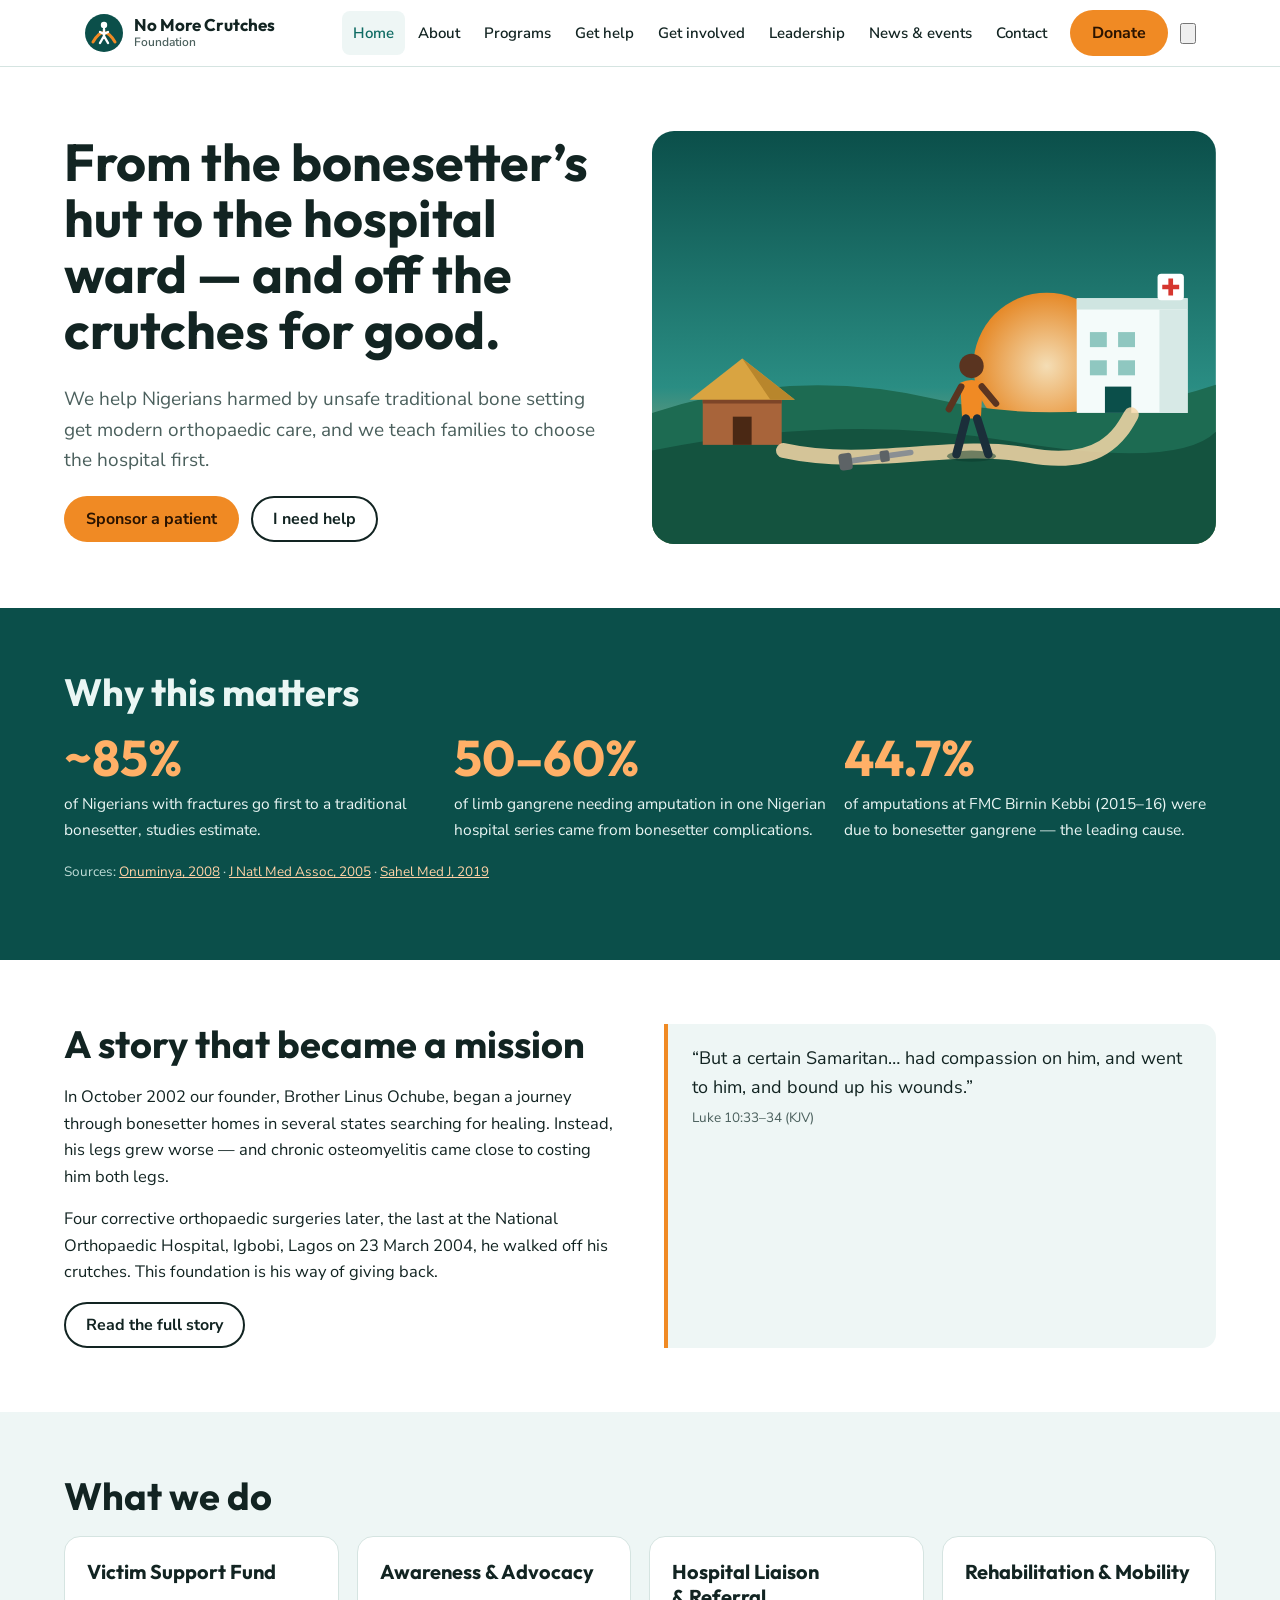
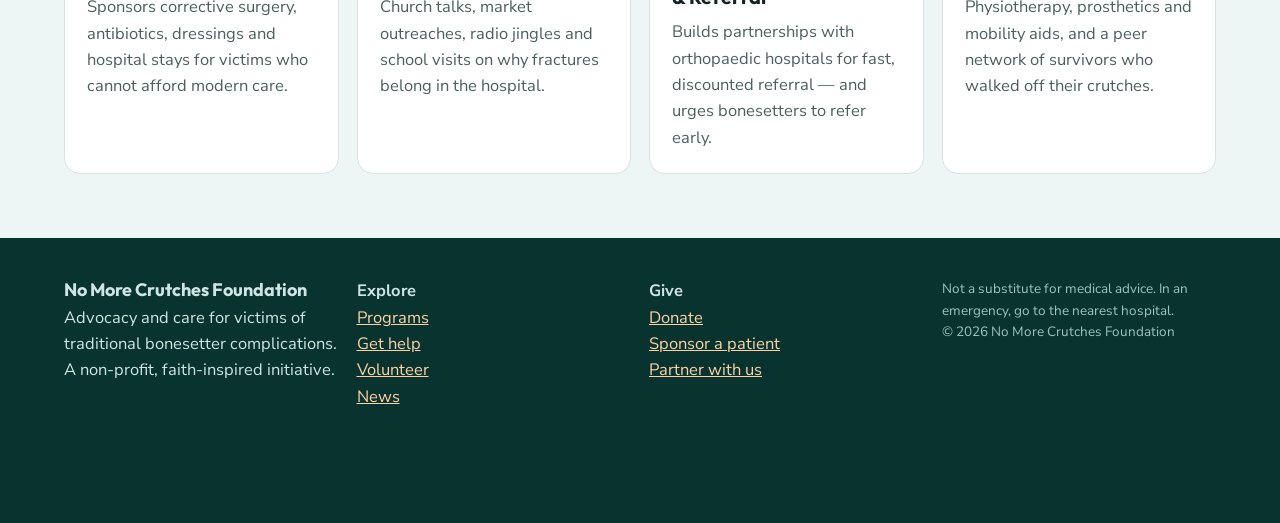
<file: index.html>
<!DOCTYPE html>
<html lang="en-NG">
<head>
<meta charset="utf-8">
<meta name="viewport" content="width=device-width, initial-scale=1">
<title>No More Crutches Foundation | NGO for bonesetter victims in Nigeria</title>
<meta name="description" content="Nigerian NGO helping victims of traditional bonesetter complications get modern orthopaedic care. Donate, sponsor a patient or volunteer.">
<link rel="canonical" href="https://www.nomorecrutches.org/">
<meta property="og:title" content="No More Crutches Foundation | NGO for bonesetter victims in Nigeria">
<meta property="og:description" content="Nigerian NGO helping victims of traditional bonesetter complications get modern orthopaedic care. Donate, sponsor a patient or volunteer.">
<meta property="og:type" content="website">
<meta property="og:site_name" content="No More Crutches Foundation">
<meta name="theme-color" content="#0b4f4a">
<meta name="color-scheme" content="light dark">
<script type="application/ld+json">{"@context":"https://schema.org","@type":"NGO","name":"No More Crutches Foundation","founder":{"@type":"Person","name":"Linus Ochube"},"areaServed":"Nigeria","description":"Advocacy and support for victims of traditional bonesetter complications; sponsorship of modern orthopaedic treatment.","slogan":"From the bonesetter's hut to the hospital ward"}</script>
<link rel="preconnect" href="https://fonts.googleapis.com"><link rel="preconnect" href="https://fonts.gstatic.com" crossorigin>
<link href="https://fonts.googleapis.com/css2?family=Outfit:wght@500;600;700&family=Nunito+Sans:wght@400;600;700&display=swap" rel="stylesheet">
<script>try{if(localStorage.getItem("nmcf-mode")==="dark")document.documentElement.dataset.mode="dark"}catch(e){}</script>
<link rel="stylesheet" href="css/style.css">
</head>
<body>
<a class="skip" href="#main">Skip to content</a>
<header><div class="bar">
 <a class="logo" href="index.html" aria-label="No More Crutches Foundation home">
  <svg width="40" height="40" viewBox="0 0 40 40" aria-hidden="true"><circle cx="20" cy="20" r="19" fill="#0b4f4a"/><path d="M9 29 Q20 10 31 29" fill="none" stroke="#f08a24" stroke-width="3" stroke-linecap="round"/><circle cx="20" cy="12" r="3.2" fill="#fff"/><path d="M20 16v7l-4 7M20 23l4 7M16 19l4 2 4-2" stroke="#fff" stroke-width="2.4" fill="none" stroke-linecap="round"/></svg>
  <span>No More Crutches<small>Foundation</small></span></a>
 <nav id="nav" aria-label="Main"><ul>
  <li><a href="index.html" aria-current="page">Home</a></li><li><a href="about.html">About</a></li><li><a href="programs.html">Programs</a></li><li><a href="get-help.html">Get help</a></li><li><a href="get-involved.html">Get involved</a></li><li><a href="leadership.html">Leadership</a></li><li><a href="news.html">News &amp; events</a></li><li><a href="contact.html">Contact</a></li>
 </ul></nav>
 <a class="btn" href="donate.html">Donate</a>
<button class="mode" id="mode" type="button" aria-label="Switch to dark mode" aria-pressed="false"><svg class="moon" viewBox="0 0 24 24" fill="none" stroke="currentColor" stroke-width="2" stroke-linecap="round"><path d="M21 12.8A9 9 0 1 1 11.2 3a7 7 0 0 0 9.8 9.8z"/></svg><svg class="sun" viewBox="0 0 24 24" fill="none" stroke="currentColor" stroke-width="2" stroke-linecap="round"><circle cx="12" cy="12" r="4"/><path d="M12 2v2M12 20v2M4.9 4.9l1.4 1.4M17.7 17.7l1.4 1.4M2 12h2M20 12h2M4.9 19.1l1.4-1.4M17.7 6.3l1.4-1.4"/></svg></button>
 <button class="menu" id="menu" aria-expanded="false" aria-controls="nav" aria-label="Open menu">☰</button>
</div></header>
<main id="main">
 <div class="band"><div class="wrap hero">
  <div>
   <h1>From the bonesetter’s hut to the hospital ward — and off the crutches for good.</h1>
   <p class="lead">We help Nigerians harmed by unsafe traditional bone setting get modern orthopaedic care, and we teach families to choose the hospital first.</p>
   <div class="ctas"><a class="btn" href="donate.html">Sponsor a patient</a><a class="btn ghost" href="get-help.html">I need help</a></div>
  </div>
  <svg class="scene" viewBox="0 0 600 440" role="img" aria-label="Illustration: a person walks away from a village hut toward a hospital at sunrise, leaving a crutch on the path">
   <defs><linearGradient id="sky" x1="0" y1="0" x2="0" y2="1"><stop offset="0" stop-color="#0b4f4a"/><stop offset=".62" stop-color="#2a8d83"/><stop offset="1" stop-color="#f6b46b"/></linearGradient>
   <radialGradient id="sunG"><stop offset="0" stop-color="#ffe2b8"/><stop offset="1" stop-color="#f08a24"/></radialGradient></defs>
   <rect width="600" height="440" fill="url(#sky)"/>
   <circle cx="420" cy="250" r="78" fill="url(#sunG)" opacity=".95"/>
   <path d="M0 300 Q150 250 300 285 T600 270 V440 H0Z" fill="#1d6b52"/>
   <path d="M0 340 Q200 300 380 330 T600 320 V440 H0Z" fill="#14533f"/>
   <!-- hut -->
   <g transform="translate(46 248)"><rect x="8" y="34" width="84" height="52" fill="#a8643a"/><rect x="8" y="34" width="84" height="8" fill="#7d4528"/><path d="M-6 38 L50 -6 L106 38Z" fill="#d9a441"/><path d="M50 -6 L106 38 H80Z" fill="#b8862c"/><rect x="40" y="56" width="20" height="30" fill="#4a2814"/></g>
   <!-- hospital -->
   <g transform="translate(452 178)"><rect width="118" height="122" fill="#f4fbfa"/><rect x="0" width="118" height="12" fill="#cfe5e1"/><rect x="88" y="12" width="30" height="110" fill="#d7e9e6"/>
    <g fill="#8fc7c0"><rect x="14" y="36" width="18" height="16"/><rect x="44" y="36" width="18" height="16"/><rect x="14" y="66" width="18" height="16"/><rect x="44" y="66" width="18" height="16"/></g>
    <rect x="30" y="94" width="28" height="28" fill="#0b4f4a"/><rect x="86" y="-26" width="28" height="28" rx="4" fill="#fff"/><path d="M100 -21v18M91 -12h18" stroke="#d6362f" stroke-width="5"/></g>
   <!-- path -->
   <path d="M140 340 C230 360 320 330 400 345 S500 320 510 302" fill="none" stroke="#f6d9a8" stroke-width="16" stroke-linecap="round" opacity=".85"/>
   <!-- dropped crutch -->
   <g transform="translate(205 352) rotate(-8)"><rect x="0" y="-3" width="74" height="6" rx="3" fill="#8a8f93"/><rect x="-6" y="-9" width="14" height="18" rx="4" fill="#5d6366"/><rect x="38" y="-6" width="10" height="12" rx="2" fill="#5d6366"/></g>
   <!-- walker -->
   <g id="walker" transform="translate(340 250)"><ellipse cx="0" cy="96" rx="26" ry="6" fill="#0a3a2c" opacity=".5"/>
    <circle cx="0" cy="0" r="13" fill="#5a3420"/><path d="M-12 18 Q0 12 12 18 L10 56 H-10Z" fill="#f08a24"/>
    <path d="M-6 56 L-16 94M6 56 L18 94" stroke="#1b2e3a" stroke-width="9" stroke-linecap="round"/>
    <path d="M-11 22 L-24 46M11 22 L26 40" stroke="#5a3420" stroke-width="7" stroke-linecap="round"/></g>
  </svg>
 </div></div>

 <div class="band deep"><div class="wrap">
  <h2>Why this matters</h2>
  <div class="grid">
   <div class="stat"><b>~85%</b><span>of Nigerians with fractures go first to a traditional bonesetter, studies estimate.</span></div>
   <div class="stat"><b>50–60%</b><span>of limb gangrene needing amputation in one Nigerian hospital series came from bonesetter complications.</span></div>
   <div class="stat"><b>44.7%</b><span>of amputations at FMC Birnin Kebbi (2015–16) were due to bonesetter gangrene — the leading cause.</span></div>
  </div>
  <p class="note" style="color:#bfdcd7;margin-top:18px">Sources: <a href="https://pmc.ncbi.nlm.nih.gov/articles/PMC2584317">Onuminya, 2008</a> · <a href="https://pmc.ncbi.nlm.nih.gov/articles/PMC2569504">J Natl Med Assoc, 2005</a> · <a href="https://doaj.org/article/17f1672175844d89b814b885b28eb557">Sahel Med J, 2019</a></p>
 </div></div>

 <div class="band"><div class="wrap two">
  <div><h2>A story that became a mission</h2>
   <p>In October 2002 our founder, Brother Linus Ochube, began a journey through bonesetter homes in several states searching for healing. Instead, his legs grew worse — and chronic osteomyelitis came close to costing him both legs.</p>
   <p>Four corrective orthopaedic surgeries later, the last at the National Orthopaedic Hospital, Igbobi, Lagos on 23 March 2004, he walked off his crutches. This foundation is his way of giving back.</p>
   <a class="btn ghost" href="about.html">Read the full story</a></div>
  <blockquote>“But a certain Samaritan… had compassion on him, and went to him, and bound up his wounds.”<br><span class="note">Luke 10:33–34 (KJV)</span></blockquote>
 </div></div>

 <div class="band alt"><div class="wrap">
  <h2>What we do</h2>
  <div class="grid" id="progMini"></div>
 </div></div>
</main>
<footer><div class="grid">
 <div><b style="font:700 18px Outfit">No More Crutches Foundation</b><p>Advocacy and care for victims of traditional bonesetter complications. A non-profit, faith-inspired initiative.</p></div>
 <div><b>Explore</b><p><a href="programs.html">Programs</a><br><a href="get-help.html">Get help</a><br><a href="get-involved.html">Volunteer</a><br><a href="news.html">News</a></p></div>
 <div><b>Give</b><p><a href="donate.html">Donate</a><br><a href="donate.html">Sponsor a patient</a><br><a href="get-involved.html">Partner with us</a></p></div>
 <div><p class="note" style="color:#9fc4be">Not a substitute for medical advice. In an emergency, go to the nearest hospital.<br>© 2026 No More Crutches Foundation</p></div>
</div></footer>
<div class="mbar"><a class="btn ghost" href="get-help.html" style="color:var(--teal2)">Get help</a><a class="btn" href="donate.html">Donate</a></div>
<script src="js/main.js" defer></script>
</body>
</html>
</file>
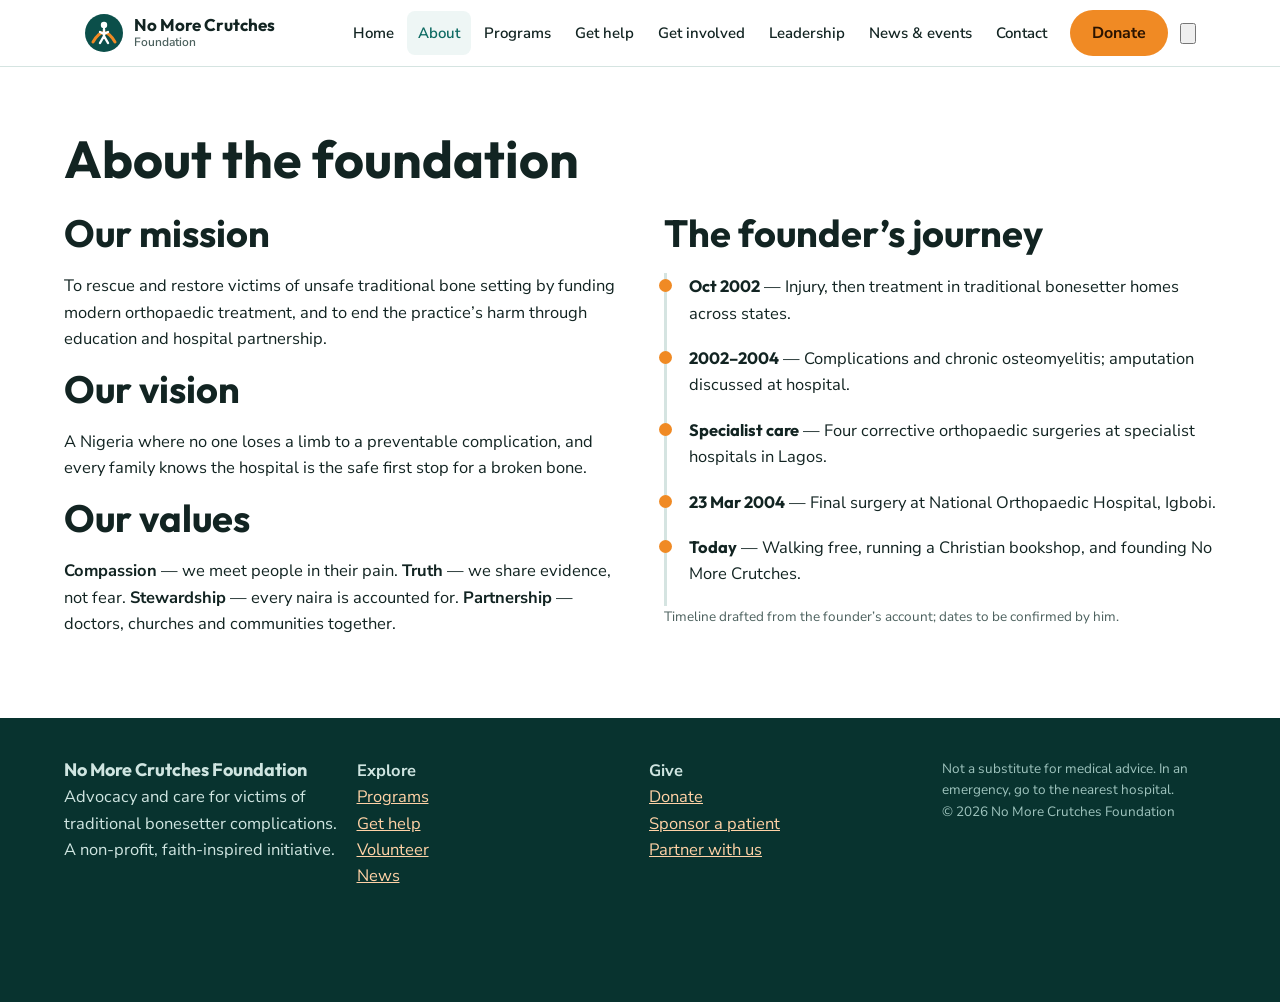
<file: about.html>
<!DOCTYPE html>
<html lang="en-NG">
<head>
<meta charset="utf-8">
<meta name="viewport" content="width=device-width, initial-scale=1">
<title>About Us | No More Crutches Foundation</title>
<meta name="description" content="Our mission, vision, values and the founder’s journey from bonesetter homes to the National Orthopaedic Hospital, Igbobi.">
<link rel="canonical" href="https://www.nomorecrutches.org/about.html">
<meta property="og:title" content="About Us | No More Crutches Foundation">
<meta property="og:description" content="Our mission, vision, values and the founder’s journey from bonesetter homes to the National Orthopaedic Hospital, Igbobi.">
<meta property="og:type" content="website">
<meta property="og:site_name" content="No More Crutches Foundation">
<meta name="theme-color" content="#0b4f4a">
<meta name="color-scheme" content="light dark">

<link rel="preconnect" href="https://fonts.googleapis.com"><link rel="preconnect" href="https://fonts.gstatic.com" crossorigin>
<link href="https://fonts.googleapis.com/css2?family=Outfit:wght@500;600;700&family=Nunito+Sans:wght@400;600;700&display=swap" rel="stylesheet">
<script>try{if(localStorage.getItem("nmcf-mode")==="dark")document.documentElement.dataset.mode="dark"}catch(e){}</script>
<link rel="stylesheet" href="css/style.css">
</head>
<body>
<a class="skip" href="#main">Skip to content</a>
<header><div class="bar">
 <a class="logo" href="index.html" aria-label="No More Crutches Foundation home">
  <svg width="40" height="40" viewBox="0 0 40 40" aria-hidden="true"><circle cx="20" cy="20" r="19" fill="#0b4f4a"/><path d="M9 29 Q20 10 31 29" fill="none" stroke="#f08a24" stroke-width="3" stroke-linecap="round"/><circle cx="20" cy="12" r="3.2" fill="#fff"/><path d="M20 16v7l-4 7M20 23l4 7M16 19l4 2 4-2" stroke="#fff" stroke-width="2.4" fill="none" stroke-linecap="round"/></svg>
  <span>No More Crutches<small>Foundation</small></span></a>
 <nav id="nav" aria-label="Main"><ul>
  <li><a href="index.html">Home</a></li><li><a href="about.html" aria-current="page">About</a></li><li><a href="programs.html">Programs</a></li><li><a href="get-help.html">Get help</a></li><li><a href="get-involved.html">Get involved</a></li><li><a href="leadership.html">Leadership</a></li><li><a href="news.html">News &amp; events</a></li><li><a href="contact.html">Contact</a></li>
 </ul></nav>
 <a class="btn" href="donate.html">Donate</a>
<button class="mode" id="mode" type="button" aria-label="Switch to dark mode" aria-pressed="false"><svg class="moon" viewBox="0 0 24 24" fill="none" stroke="currentColor" stroke-width="2" stroke-linecap="round"><path d="M21 12.8A9 9 0 1 1 11.2 3a7 7 0 0 0 9.8 9.8z"/></svg><svg class="sun" viewBox="0 0 24 24" fill="none" stroke="currentColor" stroke-width="2" stroke-linecap="round"><circle cx="12" cy="12" r="4"/><path d="M12 2v2M12 20v2M4.9 4.9l1.4 1.4M17.7 17.7l1.4 1.4M2 12h2M20 12h2M4.9 19.1l1.4-1.4M17.7 6.3l1.4-1.4"/></svg></button>
 <button class="menu" id="menu" aria-expanded="false" aria-controls="nav" aria-label="Open menu">☰</button>
</div></header>
<main id="main"><div class="band"><div class="wrap">
 <h1>About the foundation</h1>
 <div class="two">
  <div>
   <h2>Our mission</h2><p>To rescue and restore victims of unsafe traditional bone setting by funding modern orthopaedic treatment, and to end the practice’s harm through education and hospital partnership.</p>
   <h2>Our vision</h2><p>A Nigeria where no one loses a limb to a preventable complication, and every family knows the hospital is the safe first stop for a broken bone.</p>
   <h2>Our values</h2><p><b>Compassion</b> — we meet people in their pain. <b>Truth</b> — we share evidence, not fear. <b>Stewardship</b> — every naira is accounted for. <b>Partnership</b> — doctors, churches and communities together.</p>
  </div>
  <div>
   <h2>The founder’s journey</h2>
   <ol class="tl">
    <li><b>Oct 2002</b> — Injury, then treatment in traditional bonesetter homes across states.</li>
    <li><b>2002–2004</b> — Complications and chronic osteomyelitis; amputation discussed at hospital.</li>
    <li><b>Specialist care</b> — Four corrective orthopaedic surgeries at specialist hospitals in Lagos.</li>
    <li><b>23 Mar 2004</b> — Final surgery at National Orthopaedic Hospital, Igbobi.</li>
    <li><b>Today</b> — Walking free, running a Christian bookshop, and founding No More Crutches.</li>
   </ol>
   <p class="note">Timeline drafted from the founder’s account; dates to be confirmed by him.</p>
  </div>
 </div>
</div></div></main>
<footer><div class="grid">
 <div><b style="font:700 18px Outfit">No More Crutches Foundation</b><p>Advocacy and care for victims of traditional bonesetter complications. A non-profit, faith-inspired initiative.</p></div>
 <div><b>Explore</b><p><a href="programs.html">Programs</a><br><a href="get-help.html">Get help</a><br><a href="get-involved.html">Volunteer</a><br><a href="news.html">News</a></p></div>
 <div><b>Give</b><p><a href="donate.html">Donate</a><br><a href="donate.html">Sponsor a patient</a><br><a href="get-involved.html">Partner with us</a></p></div>
 <div><p class="note" style="color:#9fc4be">Not a substitute for medical advice. In an emergency, go to the nearest hospital.<br>© 2026 No More Crutches Foundation</p></div>
</div></footer>
<div class="mbar"><a class="btn ghost" href="get-help.html" style="color:var(--teal2)">Get help</a><a class="btn" href="donate.html">Donate</a></div>
<script src="js/main.js" defer></script>
</body>
</html>
</file>
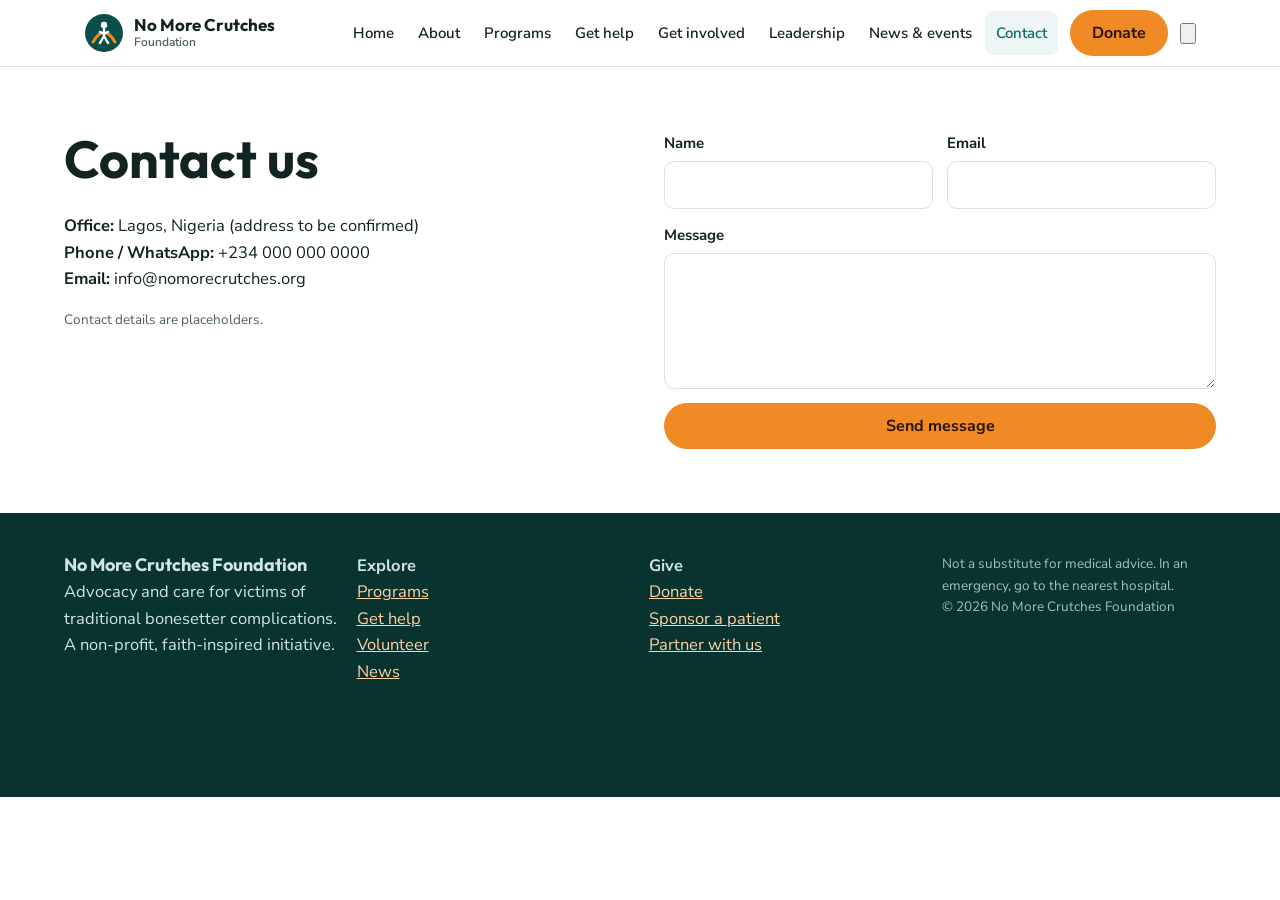
<file: contact.html>
<!DOCTYPE html>
<html lang="en-NG">
<head>
<meta charset="utf-8">
<meta name="viewport" content="width=device-width, initial-scale=1">
<title>Contact Us | No More Crutches Foundation</title>
<meta name="description" content="Contact No More Crutches Foundation in Lagos, Nigeria.">
<link rel="canonical" href="https://www.nomorecrutches.org/contact.html">
<meta property="og:title" content="Contact Us | No More Crutches Foundation">
<meta property="og:description" content="Contact No More Crutches Foundation in Lagos, Nigeria.">
<meta property="og:type" content="website">
<meta property="og:site_name" content="No More Crutches Foundation">
<meta name="theme-color" content="#0b4f4a">
<meta name="color-scheme" content="light dark">

<link rel="preconnect" href="https://fonts.googleapis.com"><link rel="preconnect" href="https://fonts.gstatic.com" crossorigin>
<link href="https://fonts.googleapis.com/css2?family=Outfit:wght@500;600;700&family=Nunito+Sans:wght@400;600;700&display=swap" rel="stylesheet">
<script>try{if(localStorage.getItem("nmcf-mode")==="dark")document.documentElement.dataset.mode="dark"}catch(e){}</script>
<link rel="stylesheet" href="css/style.css">
</head>
<body>
<a class="skip" href="#main">Skip to content</a>
<header><div class="bar">
 <a class="logo" href="index.html" aria-label="No More Crutches Foundation home">
  <svg width="40" height="40" viewBox="0 0 40 40" aria-hidden="true"><circle cx="20" cy="20" r="19" fill="#0b4f4a"/><path d="M9 29 Q20 10 31 29" fill="none" stroke="#f08a24" stroke-width="3" stroke-linecap="round"/><circle cx="20" cy="12" r="3.2" fill="#fff"/><path d="M20 16v7l-4 7M20 23l4 7M16 19l4 2 4-2" stroke="#fff" stroke-width="2.4" fill="none" stroke-linecap="round"/></svg>
  <span>No More Crutches<small>Foundation</small></span></a>
 <nav id="nav" aria-label="Main"><ul>
  <li><a href="index.html">Home</a></li><li><a href="about.html">About</a></li><li><a href="programs.html">Programs</a></li><li><a href="get-help.html">Get help</a></li><li><a href="get-involved.html">Get involved</a></li><li><a href="leadership.html">Leadership</a></li><li><a href="news.html">News &amp; events</a></li><li><a href="contact.html" aria-current="page">Contact</a></li>
 </ul></nav>
 <a class="btn" href="donate.html">Donate</a>
<button class="mode" id="mode" type="button" aria-label="Switch to dark mode" aria-pressed="false"><svg class="moon" viewBox="0 0 24 24" fill="none" stroke="currentColor" stroke-width="2" stroke-linecap="round"><path d="M21 12.8A9 9 0 1 1 11.2 3a7 7 0 0 0 9.8 9.8z"/></svg><svg class="sun" viewBox="0 0 24 24" fill="none" stroke="currentColor" stroke-width="2" stroke-linecap="round"><circle cx="12" cy="12" r="4"/><path d="M12 2v2M12 20v2M4.9 4.9l1.4 1.4M17.7 17.7l1.4 1.4M2 12h2M20 12h2M4.9 19.1l1.4-1.4M17.7 6.3l1.4-1.4"/></svg></button>
 <button class="menu" id="menu" aria-expanded="false" aria-controls="nav" aria-label="Open menu">☰</button>
</div></header>
<main id="main"><div class="band"><div class="wrap two">
 <div><h1>Contact us</h1>
  <p><b>Office:</b> Lagos, Nigeria (address to be confirmed)<br><b>Phone / WhatsApp:</b> +234 000 000 0000<br><b>Email:</b> info@nomorecrutches.org</p>
  <p class="note">Contact details are placeholders.</p></div>
 <form data-form="contact">
  <div class="row"><label>Name<input required autocomplete="name"></label><label>Email<input type="email" required autocomplete="email"></label></div>
  <label>Message<textarea rows="5" required></textarea></label>
  <button class="btn" type="submit">Send message</button><div class="ok" role="status">Message received. (Sample — nothing sent.)</div>
 </form>
</div></div></main>
<footer><div class="grid">
 <div><b style="font:700 18px Outfit">No More Crutches Foundation</b><p>Advocacy and care for victims of traditional bonesetter complications. A non-profit, faith-inspired initiative.</p></div>
 <div><b>Explore</b><p><a href="programs.html">Programs</a><br><a href="get-help.html">Get help</a><br><a href="get-involved.html">Volunteer</a><br><a href="news.html">News</a></p></div>
 <div><b>Give</b><p><a href="donate.html">Donate</a><br><a href="donate.html">Sponsor a patient</a><br><a href="get-involved.html">Partner with us</a></p></div>
 <div><p class="note" style="color:#9fc4be">Not a substitute for medical advice. In an emergency, go to the nearest hospital.<br>© 2026 No More Crutches Foundation</p></div>
</div></footer>
<div class="mbar"><a class="btn ghost" href="get-help.html" style="color:var(--teal2)">Get help</a><a class="btn" href="donate.html">Donate</a></div>
<script src="js/main.js" defer></script>
</body>
</html>
</file>
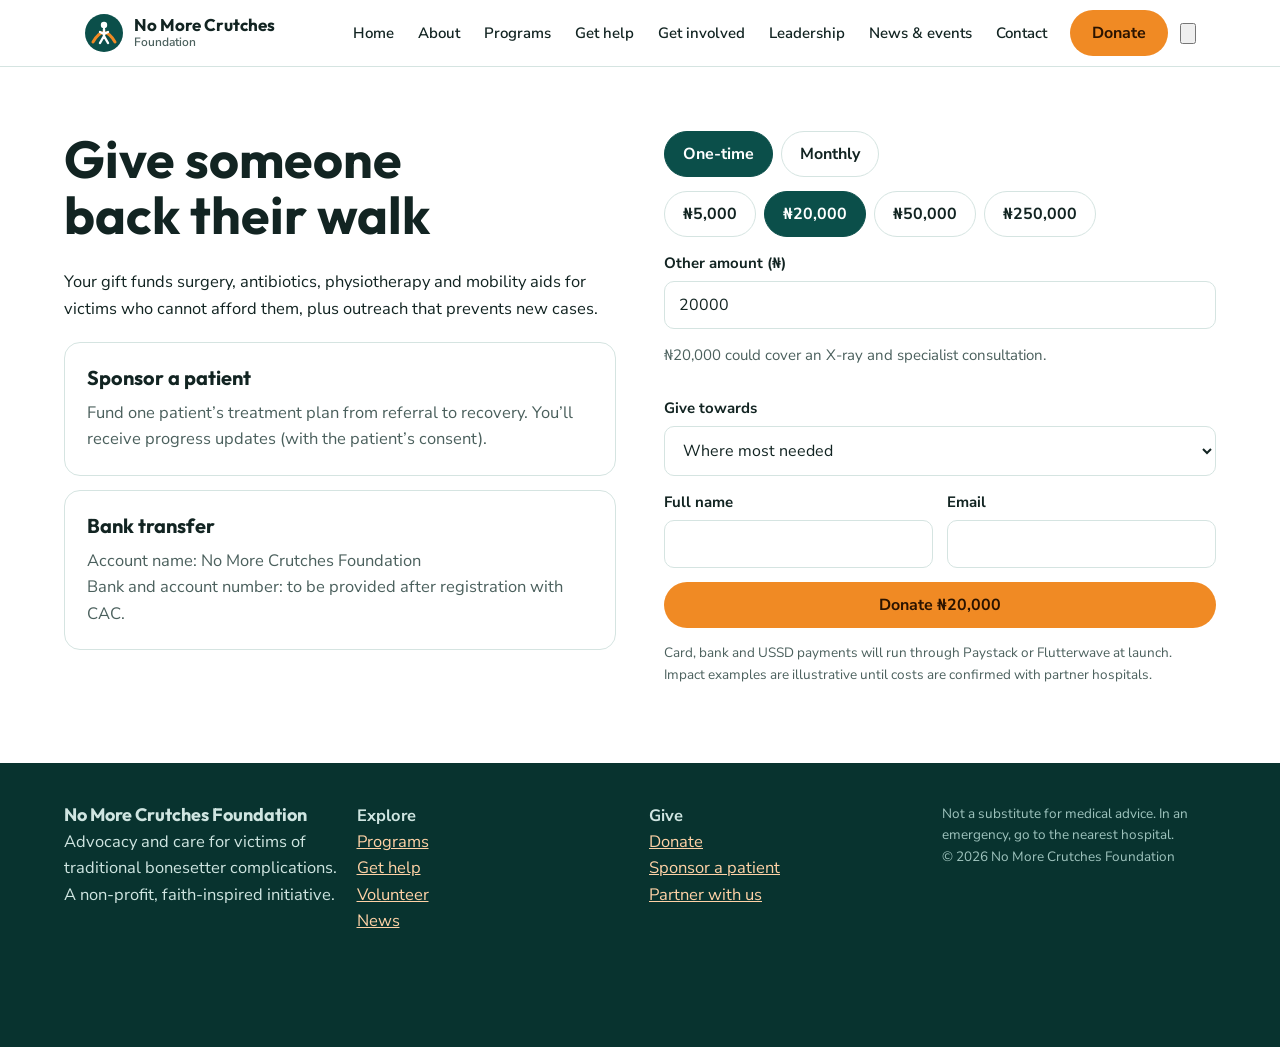
<file: donate.html>
<!DOCTYPE html>
<html lang="en-NG">
<head>
<meta charset="utf-8">
<meta name="viewport" content="width=device-width, initial-scale=1">
<title>Donate | No More Crutches Foundation</title>
<meta name="description" content="Donate in naira or sponsor a patient’s orthopaedic treatment. Help victims of bonesetter complications walk again.">
<link rel="canonical" href="https://www.nomorecrutches.org/donate.html">
<meta property="og:title" content="Donate | No More Crutches Foundation">
<meta property="og:description" content="Donate in naira or sponsor a patient’s orthopaedic treatment. Help victims of bonesetter complications walk again.">
<meta property="og:type" content="website">
<meta property="og:site_name" content="No More Crutches Foundation">
<meta name="theme-color" content="#0b4f4a">
<meta name="color-scheme" content="light dark">

<link rel="preconnect" href="https://fonts.googleapis.com"><link rel="preconnect" href="https://fonts.gstatic.com" crossorigin>
<link href="https://fonts.googleapis.com/css2?family=Outfit:wght@500;600;700&family=Nunito+Sans:wght@400;600;700&display=swap" rel="stylesheet">
<script>try{if(localStorage.getItem("nmcf-mode")==="dark")document.documentElement.dataset.mode="dark"}catch(e){}</script>
<link rel="stylesheet" href="css/style.css">
</head>
<body>
<a class="skip" href="#main">Skip to content</a>
<header><div class="bar">
 <a class="logo" href="index.html" aria-label="No More Crutches Foundation home">
  <svg width="40" height="40" viewBox="0 0 40 40" aria-hidden="true"><circle cx="20" cy="20" r="19" fill="#0b4f4a"/><path d="M9 29 Q20 10 31 29" fill="none" stroke="#f08a24" stroke-width="3" stroke-linecap="round"/><circle cx="20" cy="12" r="3.2" fill="#fff"/><path d="M20 16v7l-4 7M20 23l4 7M16 19l4 2 4-2" stroke="#fff" stroke-width="2.4" fill="none" stroke-linecap="round"/></svg>
  <span>No More Crutches<small>Foundation</small></span></a>
 <nav id="nav" aria-label="Main"><ul>
  <li><a href="index.html">Home</a></li><li><a href="about.html">About</a></li><li><a href="programs.html">Programs</a></li><li><a href="get-help.html">Get help</a></li><li><a href="get-involved.html">Get involved</a></li><li><a href="leadership.html">Leadership</a></li><li><a href="news.html">News &amp; events</a></li><li><a href="contact.html">Contact</a></li>
 </ul></nav>
 <a class="btn" href="donate.html">Donate</a>
<button class="mode" id="mode" type="button" aria-label="Switch to dark mode" aria-pressed="false"><svg class="moon" viewBox="0 0 24 24" fill="none" stroke="currentColor" stroke-width="2" stroke-linecap="round"><path d="M21 12.8A9 9 0 1 1 11.2 3a7 7 0 0 0 9.8 9.8z"/></svg><svg class="sun" viewBox="0 0 24 24" fill="none" stroke="currentColor" stroke-width="2" stroke-linecap="round"><circle cx="12" cy="12" r="4"/><path d="M12 2v2M12 20v2M4.9 4.9l1.4 1.4M17.7 17.7l1.4 1.4M2 12h2M20 12h2M4.9 19.1l1.4-1.4M17.7 6.3l1.4-1.4"/></svg></button>
 <button class="menu" id="menu" aria-expanded="false" aria-controls="nav" aria-label="Open menu">☰</button>
</div></header>
<main id="main"><div class="band"><div class="wrap two">
 <div><h1>Give someone back their walk</h1>
  <p>Your gift funds surgery, antibiotics, physiotherapy and mobility aids for victims who cannot afford them, plus outreach that prevents new cases.</p>
  <div class="card" style="margin-top:20px"><h3>Sponsor a patient</h3><p>Fund one patient’s treatment plan from referral to recovery. You’ll receive progress updates (with the patient’s consent).</p></div>
  <div class="card" style="margin-top:14px"><h3>Bank transfer</h3><p>Account name: No More Crutches Foundation<br>Bank and account number: to be provided after registration with CAC.</p></div>
 </div>
 <form data-form="donate" aria-label="Donation form">
  <div class="chips" role="group" aria-label="Frequency"><button type="button" data-f="once" aria-pressed="true">One-time</button><button type="button" data-f="monthly" aria-pressed="false">Monthly</button></div>
  <div class="chips" id="amts" role="group" aria-label="Amount"></div>
  <label>Other amount (₦)<input id="amt" type="number" min="500" step="500" inputmode="numeric"></label>
  <p class="impact" id="impact"></p>
  <label>Give towards<select><option>Where most needed</option><option>Victim Support Fund</option><option>Sponsor a patient</option><option>Awareness outreach</option><option>Rehabilitation &amp; mobility aids</option></select></label>
  <div class="row"><label>Full name<input required autocomplete="name"></label><label>Email<input type="email" required autocomplete="email"></label></div>
  <button class="btn" type="submit" id="giveBtn">Donate</button>
  <p class="note">Card, bank and USSD payments will run through Paystack or Flutterwave at launch. Impact examples are illustrative until costs are confirmed with partner hospitals.</p>
  <div class="ok" role="status">Sample site — no payment was taken. At launch, this opens secure checkout.</div>
 </form>
</div></div></main>
<footer><div class="grid">
 <div><b style="font:700 18px Outfit">No More Crutches Foundation</b><p>Advocacy and care for victims of traditional bonesetter complications. A non-profit, faith-inspired initiative.</p></div>
 <div><b>Explore</b><p><a href="programs.html">Programs</a><br><a href="get-help.html">Get help</a><br><a href="get-involved.html">Volunteer</a><br><a href="news.html">News</a></p></div>
 <div><b>Give</b><p><a href="donate.html">Donate</a><br><a href="donate.html">Sponsor a patient</a><br><a href="get-involved.html">Partner with us</a></p></div>
 <div><p class="note" style="color:#9fc4be">Not a substitute for medical advice. In an emergency, go to the nearest hospital.<br>© 2026 No More Crutches Foundation</p></div>
</div></footer>
<div class="mbar"><a class="btn ghost" href="get-help.html" style="color:var(--teal2)">Get help</a><a class="btn" href="donate.html">Donate</a></div>
<script src="js/main.js" defer></script>
</body>
</html>
</file>
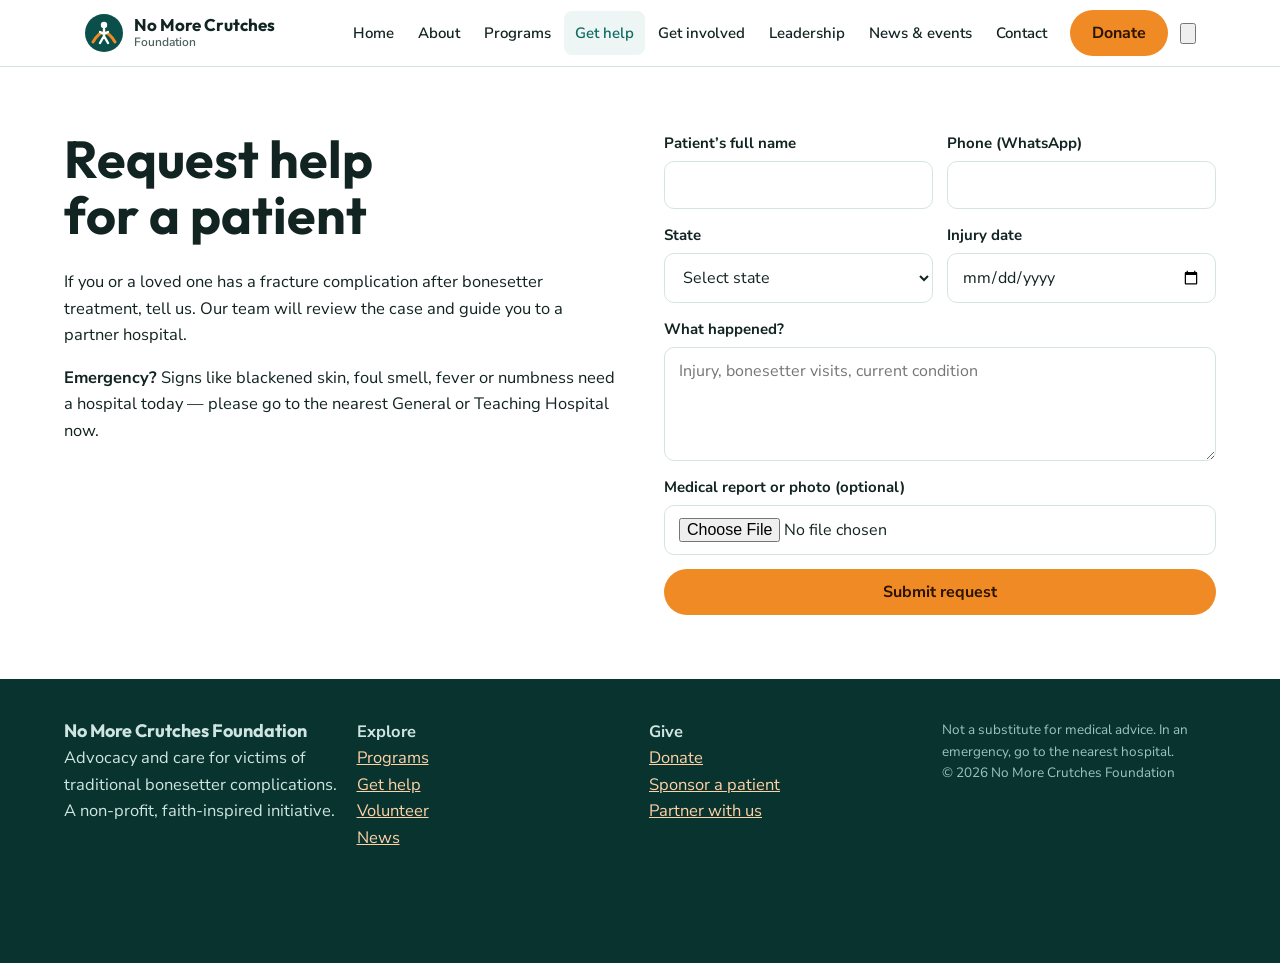
<file: get-help.html>
<!DOCTYPE html>
<html lang="en-NG">
<head>
<meta charset="utf-8">
<meta name="viewport" content="width=device-width, initial-scale=1">
<title>Get Help for a Patient | No More Crutches Foundation</title>
<meta name="description" content="Request support for a fracture complication after traditional bonesetter treatment. We guide patients to partner hospitals.">
<link rel="canonical" href="https://www.nomorecrutches.org/get-help.html">
<meta property="og:title" content="Get Help for a Patient | No More Crutches Foundation">
<meta property="og:description" content="Request support for a fracture complication after traditional bonesetter treatment. We guide patients to partner hospitals.">
<meta property="og:type" content="website">
<meta property="og:site_name" content="No More Crutches Foundation">
<meta name="theme-color" content="#0b4f4a">
<meta name="color-scheme" content="light dark">

<link rel="preconnect" href="https://fonts.googleapis.com"><link rel="preconnect" href="https://fonts.gstatic.com" crossorigin>
<link href="https://fonts.googleapis.com/css2?family=Outfit:wght@500;600;700&family=Nunito+Sans:wght@400;600;700&display=swap" rel="stylesheet">
<script>try{if(localStorage.getItem("nmcf-mode")==="dark")document.documentElement.dataset.mode="dark"}catch(e){}</script>
<link rel="stylesheet" href="css/style.css">
</head>
<body>
<a class="skip" href="#main">Skip to content</a>
<header><div class="bar">
 <a class="logo" href="index.html" aria-label="No More Crutches Foundation home">
  <svg width="40" height="40" viewBox="0 0 40 40" aria-hidden="true"><circle cx="20" cy="20" r="19" fill="#0b4f4a"/><path d="M9 29 Q20 10 31 29" fill="none" stroke="#f08a24" stroke-width="3" stroke-linecap="round"/><circle cx="20" cy="12" r="3.2" fill="#fff"/><path d="M20 16v7l-4 7M20 23l4 7M16 19l4 2 4-2" stroke="#fff" stroke-width="2.4" fill="none" stroke-linecap="round"/></svg>
  <span>No More Crutches<small>Foundation</small></span></a>
 <nav id="nav" aria-label="Main"><ul>
  <li><a href="index.html">Home</a></li><li><a href="about.html">About</a></li><li><a href="programs.html">Programs</a></li><li><a href="get-help.html" aria-current="page">Get help</a></li><li><a href="get-involved.html">Get involved</a></li><li><a href="leadership.html">Leadership</a></li><li><a href="news.html">News &amp; events</a></li><li><a href="contact.html">Contact</a></li>
 </ul></nav>
 <a class="btn" href="donate.html">Donate</a>
<button class="mode" id="mode" type="button" aria-label="Switch to dark mode" aria-pressed="false"><svg class="moon" viewBox="0 0 24 24" fill="none" stroke="currentColor" stroke-width="2" stroke-linecap="round"><path d="M21 12.8A9 9 0 1 1 11.2 3a7 7 0 0 0 9.8 9.8z"/></svg><svg class="sun" viewBox="0 0 24 24" fill="none" stroke="currentColor" stroke-width="2" stroke-linecap="round"><circle cx="12" cy="12" r="4"/><path d="M12 2v2M12 20v2M4.9 4.9l1.4 1.4M17.7 17.7l1.4 1.4M2 12h2M20 12h2M4.9 19.1l1.4-1.4M17.7 6.3l1.4-1.4"/></svg></button>
 <button class="menu" id="menu" aria-expanded="false" aria-controls="nav" aria-label="Open menu">☰</button>
</div></header>
<main id="main"><div class="band"><div class="wrap two">
 <div><h1>Request help for a patient</h1>
  <p>If you or a loved one has a fracture complication after bonesetter treatment, tell us. Our team will review the case and guide you to a partner hospital.</p>
  <p><b>Emergency?</b> Signs like blackened skin, foul smell, fever or numbness need a hospital today — please go to the nearest General or Teaching Hospital now.</p>
 </div>
 <form data-form="help">
  <div class="row"><label>Patient’s full name<input name="n" required autocomplete="name"></label><label>Phone (WhatsApp)<input name="p" type="tel" required autocomplete="tel"></label></div>
  <div class="row"><label>State<select name="s" id="states" required></select></label><label>Injury date<input name="d" type="date"></label></div>
  <label>What happened?<textarea name="m" rows="4" required placeholder="Injury, bonesetter visits, current condition"></textarea></label>
  <label>Medical report or photo (optional)<input type="file" accept="image/*,.pdf"></label>
  <button class="btn" type="submit">Submit request</button>
  <div class="ok" role="status">Thank you. A case officer will call you within 3 working days. (Sample site — nothing was sent.)</div>
 </form>
</div></div></main>
<footer><div class="grid">
 <div><b style="font:700 18px Outfit">No More Crutches Foundation</b><p>Advocacy and care for victims of traditional bonesetter complications. A non-profit, faith-inspired initiative.</p></div>
 <div><b>Explore</b><p><a href="programs.html">Programs</a><br><a href="get-help.html">Get help</a><br><a href="get-involved.html">Volunteer</a><br><a href="news.html">News</a></p></div>
 <div><b>Give</b><p><a href="donate.html">Donate</a><br><a href="donate.html">Sponsor a patient</a><br><a href="get-involved.html">Partner with us</a></p></div>
 <div><p class="note" style="color:#9fc4be">Not a substitute for medical advice. In an emergency, go to the nearest hospital.<br>© 2026 No More Crutches Foundation</p></div>
</div></footer>
<div class="mbar"><a class="btn ghost" href="get-help.html" style="color:var(--teal2)">Get help</a><a class="btn" href="donate.html">Donate</a></div>
<script src="js/main.js" defer></script>
</body>
</html>
</file>
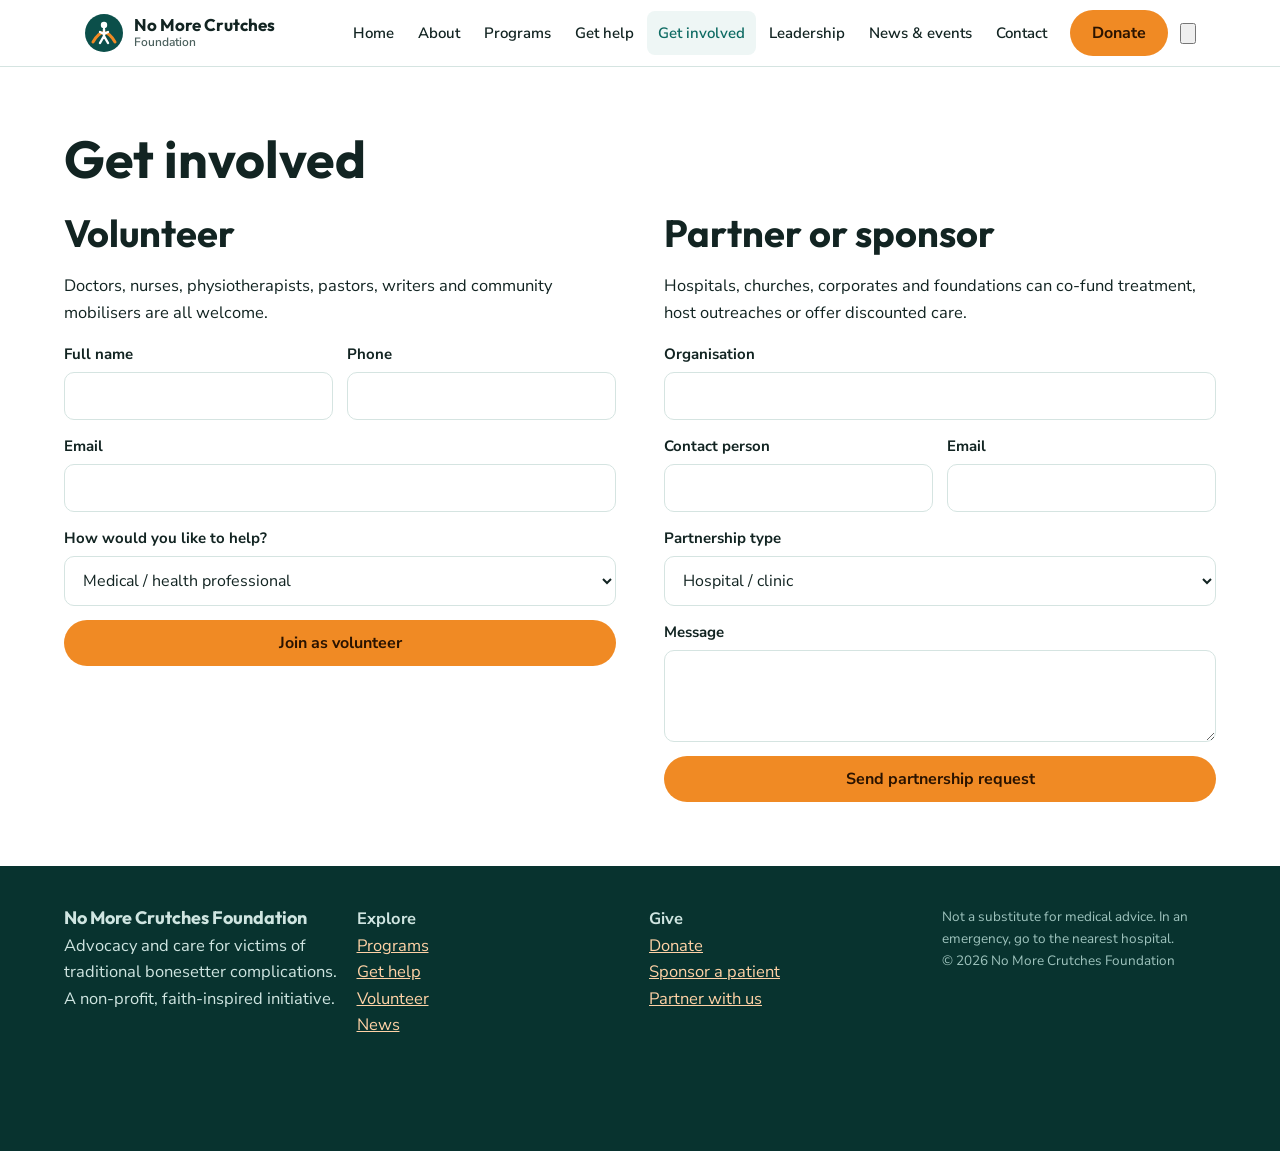
<file: get-involved.html>
<!DOCTYPE html>
<html lang="en-NG">
<head>
<meta charset="utf-8">
<meta name="viewport" content="width=device-width, initial-scale=1">
<title>Volunteer & Partner | No More Crutches Foundation</title>
<meta name="description" content="Volunteer with us or partner as a hospital, church, corporate sponsor or foundation in Nigeria.">
<link rel="canonical" href="https://www.nomorecrutches.org/get-involved.html">
<meta property="og:title" content="Volunteer & Partner | No More Crutches Foundation">
<meta property="og:description" content="Volunteer with us or partner as a hospital, church, corporate sponsor or foundation in Nigeria.">
<meta property="og:type" content="website">
<meta property="og:site_name" content="No More Crutches Foundation">
<meta name="theme-color" content="#0b4f4a">
<meta name="color-scheme" content="light dark">

<link rel="preconnect" href="https://fonts.googleapis.com"><link rel="preconnect" href="https://fonts.gstatic.com" crossorigin>
<link href="https://fonts.googleapis.com/css2?family=Outfit:wght@500;600;700&family=Nunito+Sans:wght@400;600;700&display=swap" rel="stylesheet">
<script>try{if(localStorage.getItem("nmcf-mode")==="dark")document.documentElement.dataset.mode="dark"}catch(e){}</script>
<link rel="stylesheet" href="css/style.css">
</head>
<body>
<a class="skip" href="#main">Skip to content</a>
<header><div class="bar">
 <a class="logo" href="index.html" aria-label="No More Crutches Foundation home">
  <svg width="40" height="40" viewBox="0 0 40 40" aria-hidden="true"><circle cx="20" cy="20" r="19" fill="#0b4f4a"/><path d="M9 29 Q20 10 31 29" fill="none" stroke="#f08a24" stroke-width="3" stroke-linecap="round"/><circle cx="20" cy="12" r="3.2" fill="#fff"/><path d="M20 16v7l-4 7M20 23l4 7M16 19l4 2 4-2" stroke="#fff" stroke-width="2.4" fill="none" stroke-linecap="round"/></svg>
  <span>No More Crutches<small>Foundation</small></span></a>
 <nav id="nav" aria-label="Main"><ul>
  <li><a href="index.html">Home</a></li><li><a href="about.html">About</a></li><li><a href="programs.html">Programs</a></li><li><a href="get-help.html">Get help</a></li><li><a href="get-involved.html" aria-current="page">Get involved</a></li><li><a href="leadership.html">Leadership</a></li><li><a href="news.html">News &amp; events</a></li><li><a href="contact.html">Contact</a></li>
 </ul></nav>
 <a class="btn" href="donate.html">Donate</a>
<button class="mode" id="mode" type="button" aria-label="Switch to dark mode" aria-pressed="false"><svg class="moon" viewBox="0 0 24 24" fill="none" stroke="currentColor" stroke-width="2" stroke-linecap="round"><path d="M21 12.8A9 9 0 1 1 11.2 3a7 7 0 0 0 9.8 9.8z"/></svg><svg class="sun" viewBox="0 0 24 24" fill="none" stroke="currentColor" stroke-width="2" stroke-linecap="round"><circle cx="12" cy="12" r="4"/><path d="M12 2v2M12 20v2M4.9 4.9l1.4 1.4M17.7 17.7l1.4 1.4M2 12h2M20 12h2M4.9 19.1l1.4-1.4M17.7 6.3l1.4-1.4"/></svg></button>
 <button class="menu" id="menu" aria-expanded="false" aria-controls="nav" aria-label="Open menu">☰</button>
</div></header>
<main id="main"><div class="band"><div class="wrap">
 <h1>Get involved</h1>
 <div class="two">
  <div><h2>Volunteer</h2><p>Doctors, nurses, physiotherapists, pastors, writers and community mobilisers are all welcome.</p>
   <form data-form="vol">
    <div class="row"><label>Full name<input required autocomplete="name"></label><label>Phone<input type="tel" required autocomplete="tel"></label></div>
    <label>Email<input type="email" required autocomplete="email"></label>
    <label>How would you like to help?<select><option>Medical / health professional</option><option>Community outreach</option><option>Church mobilisation</option><option>Media, writing &amp; design</option><option>Fundraising</option></select></label>
    <button class="btn" type="submit">Join as volunteer</button><div class="ok" role="status">Welcome aboard! We’ll be in touch. (Sample — nothing sent.)</div>
   </form></div>
  <div><h2>Partner or sponsor</h2><p>Hospitals, churches, corporates and foundations can co-fund treatment, host outreaches or offer discounted care.</p>
   <form data-form="partner">
    <label>Organisation<input required autocomplete="organization"></label>
    <div class="row"><label>Contact person<input required></label><label>Email<input type="email" required></label></div>
    <label>Partnership type<select><option>Hospital / clinic</option><option>Corporate sponsor (CSR)</option><option>Church or faith group</option><option>Grant-making foundation</option><option>Media partner</option></select></label>
    <label>Message<textarea rows="3"></textarea></label>
    <button class="btn" type="submit">Send partnership request</button><div class="ok" role="status">Thank you — our partnerships lead will reply. (Sample — nothing sent.)</div>
   </form></div>
 </div>
</div></div></main>
<footer><div class="grid">
 <div><b style="font:700 18px Outfit">No More Crutches Foundation</b><p>Advocacy and care for victims of traditional bonesetter complications. A non-profit, faith-inspired initiative.</p></div>
 <div><b>Explore</b><p><a href="programs.html">Programs</a><br><a href="get-help.html">Get help</a><br><a href="get-involved.html">Volunteer</a><br><a href="news.html">News</a></p></div>
 <div><b>Give</b><p><a href="donate.html">Donate</a><br><a href="donate.html">Sponsor a patient</a><br><a href="get-involved.html">Partner with us</a></p></div>
 <div><p class="note" style="color:#9fc4be">Not a substitute for medical advice. In an emergency, go to the nearest hospital.<br>© 2026 No More Crutches Foundation</p></div>
</div></footer>
<div class="mbar"><a class="btn ghost" href="get-help.html" style="color:var(--teal2)">Get help</a><a class="btn" href="donate.html">Donate</a></div>
<script src="js/main.js" defer></script>
</body>
</html>
</file>
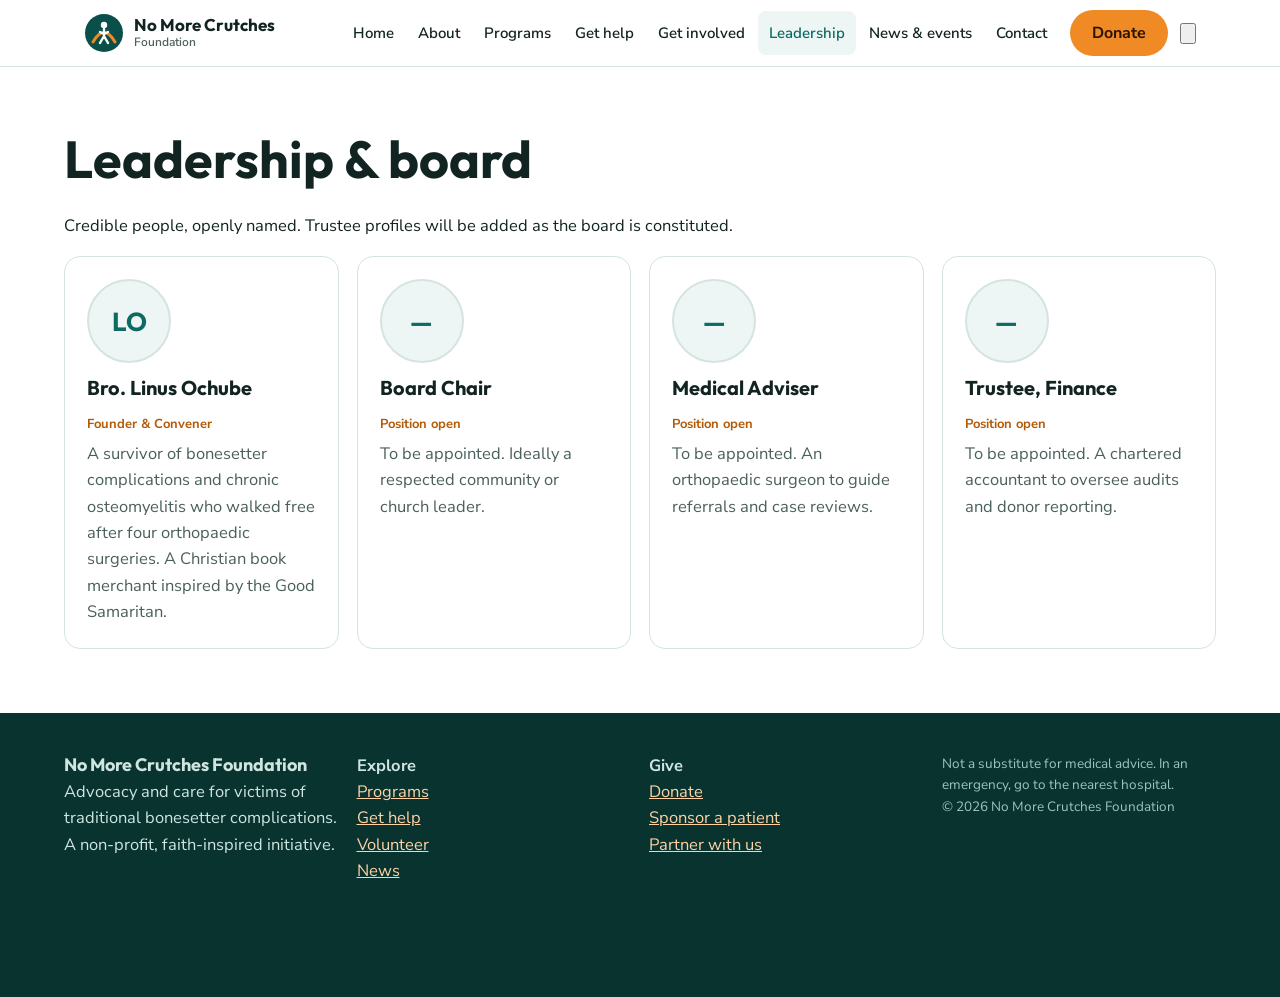
<file: leadership.html>
<!DOCTYPE html>
<html lang="en-NG">
<head>
<meta charset="utf-8">
<meta name="viewport" content="width=device-width, initial-scale=1">
<title>Leadership & Board | No More Crutches Foundation</title>
<meta name="description" content="Meet the founder and board of trustees of No More Crutches Foundation.">
<link rel="canonical" href="https://www.nomorecrutches.org/leadership.html">
<meta property="og:title" content="Leadership & Board | No More Crutches Foundation">
<meta property="og:description" content="Meet the founder and board of trustees of No More Crutches Foundation.">
<meta property="og:type" content="website">
<meta property="og:site_name" content="No More Crutches Foundation">
<meta name="theme-color" content="#0b4f4a">
<meta name="color-scheme" content="light dark">

<link rel="preconnect" href="https://fonts.googleapis.com"><link rel="preconnect" href="https://fonts.gstatic.com" crossorigin>
<link href="https://fonts.googleapis.com/css2?family=Outfit:wght@500;600;700&family=Nunito+Sans:wght@400;600;700&display=swap" rel="stylesheet">
<script>try{if(localStorage.getItem("nmcf-mode")==="dark")document.documentElement.dataset.mode="dark"}catch(e){}</script>
<link rel="stylesheet" href="css/style.css">
</head>
<body>
<a class="skip" href="#main">Skip to content</a>
<header><div class="bar">
 <a class="logo" href="index.html" aria-label="No More Crutches Foundation home">
  <svg width="40" height="40" viewBox="0 0 40 40" aria-hidden="true"><circle cx="20" cy="20" r="19" fill="#0b4f4a"/><path d="M9 29 Q20 10 31 29" fill="none" stroke="#f08a24" stroke-width="3" stroke-linecap="round"/><circle cx="20" cy="12" r="3.2" fill="#fff"/><path d="M20 16v7l-4 7M20 23l4 7M16 19l4 2 4-2" stroke="#fff" stroke-width="2.4" fill="none" stroke-linecap="round"/></svg>
  <span>No More Crutches<small>Foundation</small></span></a>
 <nav id="nav" aria-label="Main"><ul>
  <li><a href="index.html">Home</a></li><li><a href="about.html">About</a></li><li><a href="programs.html">Programs</a></li><li><a href="get-help.html">Get help</a></li><li><a href="get-involved.html">Get involved</a></li><li><a href="leadership.html" aria-current="page">Leadership</a></li><li><a href="news.html">News &amp; events</a></li><li><a href="contact.html">Contact</a></li>
 </ul></nav>
 <a class="btn" href="donate.html">Donate</a>
<button class="mode" id="mode" type="button" aria-label="Switch to dark mode" aria-pressed="false"><svg class="moon" viewBox="0 0 24 24" fill="none" stroke="currentColor" stroke-width="2" stroke-linecap="round"><path d="M21 12.8A9 9 0 1 1 11.2 3a7 7 0 0 0 9.8 9.8z"/></svg><svg class="sun" viewBox="0 0 24 24" fill="none" stroke="currentColor" stroke-width="2" stroke-linecap="round"><circle cx="12" cy="12" r="4"/><path d="M12 2v2M12 20v2M4.9 4.9l1.4 1.4M17.7 17.7l1.4 1.4M2 12h2M20 12h2M4.9 19.1l1.4-1.4M17.7 6.3l1.4-1.4"/></svg></button>
 <button class="menu" id="menu" aria-expanded="false" aria-controls="nav" aria-label="Open menu">☰</button>
</div></header>
<main id="main"><div class="band"><div class="wrap">
 <h1>Leadership &amp; board</h1>
 <p>Credible people, openly named. Trustee profiles will be added as the board is constituted.</p>
 <div class="grid" id="team"></div>
</div></div></main>
<footer><div class="grid">
 <div><b style="font:700 18px Outfit">No More Crutches Foundation</b><p>Advocacy and care for victims of traditional bonesetter complications. A non-profit, faith-inspired initiative.</p></div>
 <div><b>Explore</b><p><a href="programs.html">Programs</a><br><a href="get-help.html">Get help</a><br><a href="get-involved.html">Volunteer</a><br><a href="news.html">News</a></p></div>
 <div><b>Give</b><p><a href="donate.html">Donate</a><br><a href="donate.html">Sponsor a patient</a><br><a href="get-involved.html">Partner with us</a></p></div>
 <div><p class="note" style="color:#9fc4be">Not a substitute for medical advice. In an emergency, go to the nearest hospital.<br>© 2026 No More Crutches Foundation</p></div>
</div></footer>
<div class="mbar"><a class="btn ghost" href="get-help.html" style="color:var(--teal2)">Get help</a><a class="btn" href="donate.html">Donate</a></div>
<script src="js/main.js" defer></script>
</body>
</html>
</file>
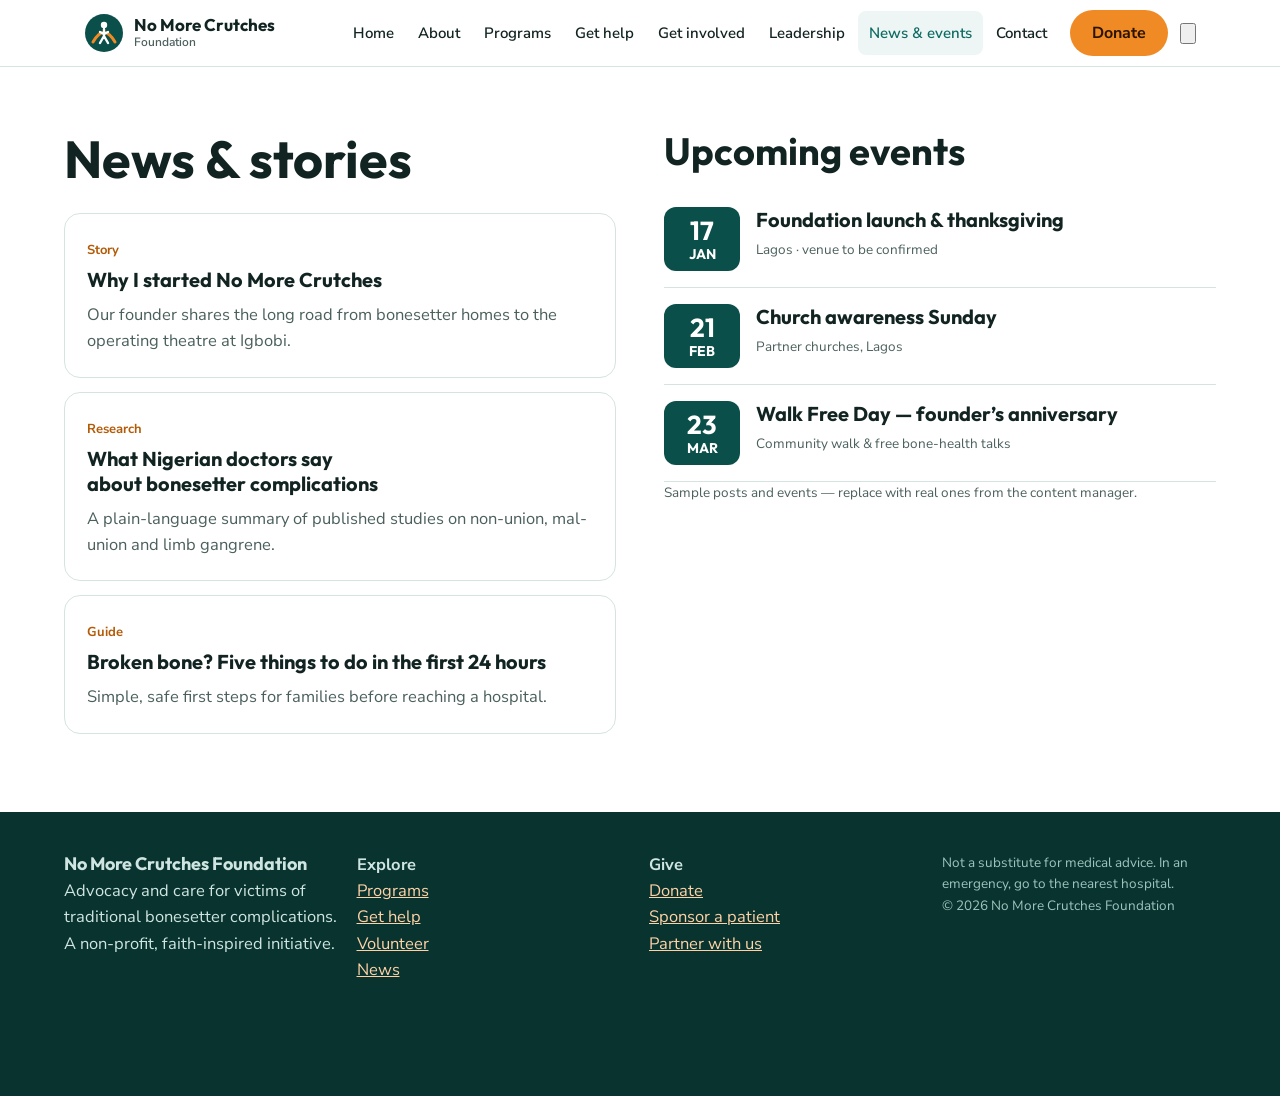
<file: news.html>
<!DOCTYPE html>
<html lang="en-NG">
<head>
<meta charset="utf-8">
<meta name="viewport" content="width=device-width, initial-scale=1">
<title>News, Blog & Events | No More Crutches Foundation</title>
<meta name="description" content="Stories, research updates, outreaches and medical missions from No More Crutches Foundation.">
<link rel="canonical" href="https://www.nomorecrutches.org/news.html">
<meta property="og:title" content="News, Blog & Events | No More Crutches Foundation">
<meta property="og:description" content="Stories, research updates, outreaches and medical missions from No More Crutches Foundation.">
<meta property="og:type" content="website">
<meta property="og:site_name" content="No More Crutches Foundation">
<meta name="theme-color" content="#0b4f4a">
<meta name="color-scheme" content="light dark">

<link rel="preconnect" href="https://fonts.googleapis.com"><link rel="preconnect" href="https://fonts.gstatic.com" crossorigin>
<link href="https://fonts.googleapis.com/css2?family=Outfit:wght@500;600;700&family=Nunito+Sans:wght@400;600;700&display=swap" rel="stylesheet">
<script>try{if(localStorage.getItem("nmcf-mode")==="dark")document.documentElement.dataset.mode="dark"}catch(e){}</script>
<link rel="stylesheet" href="css/style.css">
</head>
<body>
<a class="skip" href="#main">Skip to content</a>
<header><div class="bar">
 <a class="logo" href="index.html" aria-label="No More Crutches Foundation home">
  <svg width="40" height="40" viewBox="0 0 40 40" aria-hidden="true"><circle cx="20" cy="20" r="19" fill="#0b4f4a"/><path d="M9 29 Q20 10 31 29" fill="none" stroke="#f08a24" stroke-width="3" stroke-linecap="round"/><circle cx="20" cy="12" r="3.2" fill="#fff"/><path d="M20 16v7l-4 7M20 23l4 7M16 19l4 2 4-2" stroke="#fff" stroke-width="2.4" fill="none" stroke-linecap="round"/></svg>
  <span>No More Crutches<small>Foundation</small></span></a>
 <nav id="nav" aria-label="Main"><ul>
  <li><a href="index.html">Home</a></li><li><a href="about.html">About</a></li><li><a href="programs.html">Programs</a></li><li><a href="get-help.html">Get help</a></li><li><a href="get-involved.html">Get involved</a></li><li><a href="leadership.html">Leadership</a></li><li><a href="news.html" aria-current="page">News &amp; events</a></li><li><a href="contact.html">Contact</a></li>
 </ul></nav>
 <a class="btn" href="donate.html">Donate</a>
<button class="mode" id="mode" type="button" aria-label="Switch to dark mode" aria-pressed="false"><svg class="moon" viewBox="0 0 24 24" fill="none" stroke="currentColor" stroke-width="2" stroke-linecap="round"><path d="M21 12.8A9 9 0 1 1 11.2 3a7 7 0 0 0 9.8 9.8z"/></svg><svg class="sun" viewBox="0 0 24 24" fill="none" stroke="currentColor" stroke-width="2" stroke-linecap="round"><circle cx="12" cy="12" r="4"/><path d="M12 2v2M12 20v2M4.9 4.9l1.4 1.4M17.7 17.7l1.4 1.4M2 12h2M20 12h2M4.9 19.1l1.4-1.4M17.7 6.3l1.4-1.4"/></svg></button>
 <button class="menu" id="menu" aria-expanded="false" aria-controls="nav" aria-label="Open menu">☰</button>
</div></header>
<main id="main"><div class="band"><div class="wrap two">
 <div><h1>News &amp; stories</h1><div id="posts"></div></div>
 <div><h2>Upcoming events</h2><div id="events"></div><p class="note">Sample posts and events — replace with real ones from the content manager.</p></div>
</div></div></main>
<footer><div class="grid">
 <div><b style="font:700 18px Outfit">No More Crutches Foundation</b><p>Advocacy and care for victims of traditional bonesetter complications. A non-profit, faith-inspired initiative.</p></div>
 <div><b>Explore</b><p><a href="programs.html">Programs</a><br><a href="get-help.html">Get help</a><br><a href="get-involved.html">Volunteer</a><br><a href="news.html">News</a></p></div>
 <div><b>Give</b><p><a href="donate.html">Donate</a><br><a href="donate.html">Sponsor a patient</a><br><a href="get-involved.html">Partner with us</a></p></div>
 <div><p class="note" style="color:#9fc4be">Not a substitute for medical advice. In an emergency, go to the nearest hospital.<br>© 2026 No More Crutches Foundation</p></div>
</div></footer>
<div class="mbar"><a class="btn ghost" href="get-help.html" style="color:var(--teal2)">Get help</a><a class="btn" href="donate.html">Donate</a></div>
<script src="js/main.js" defer></script>
</body>
</html>
</file>
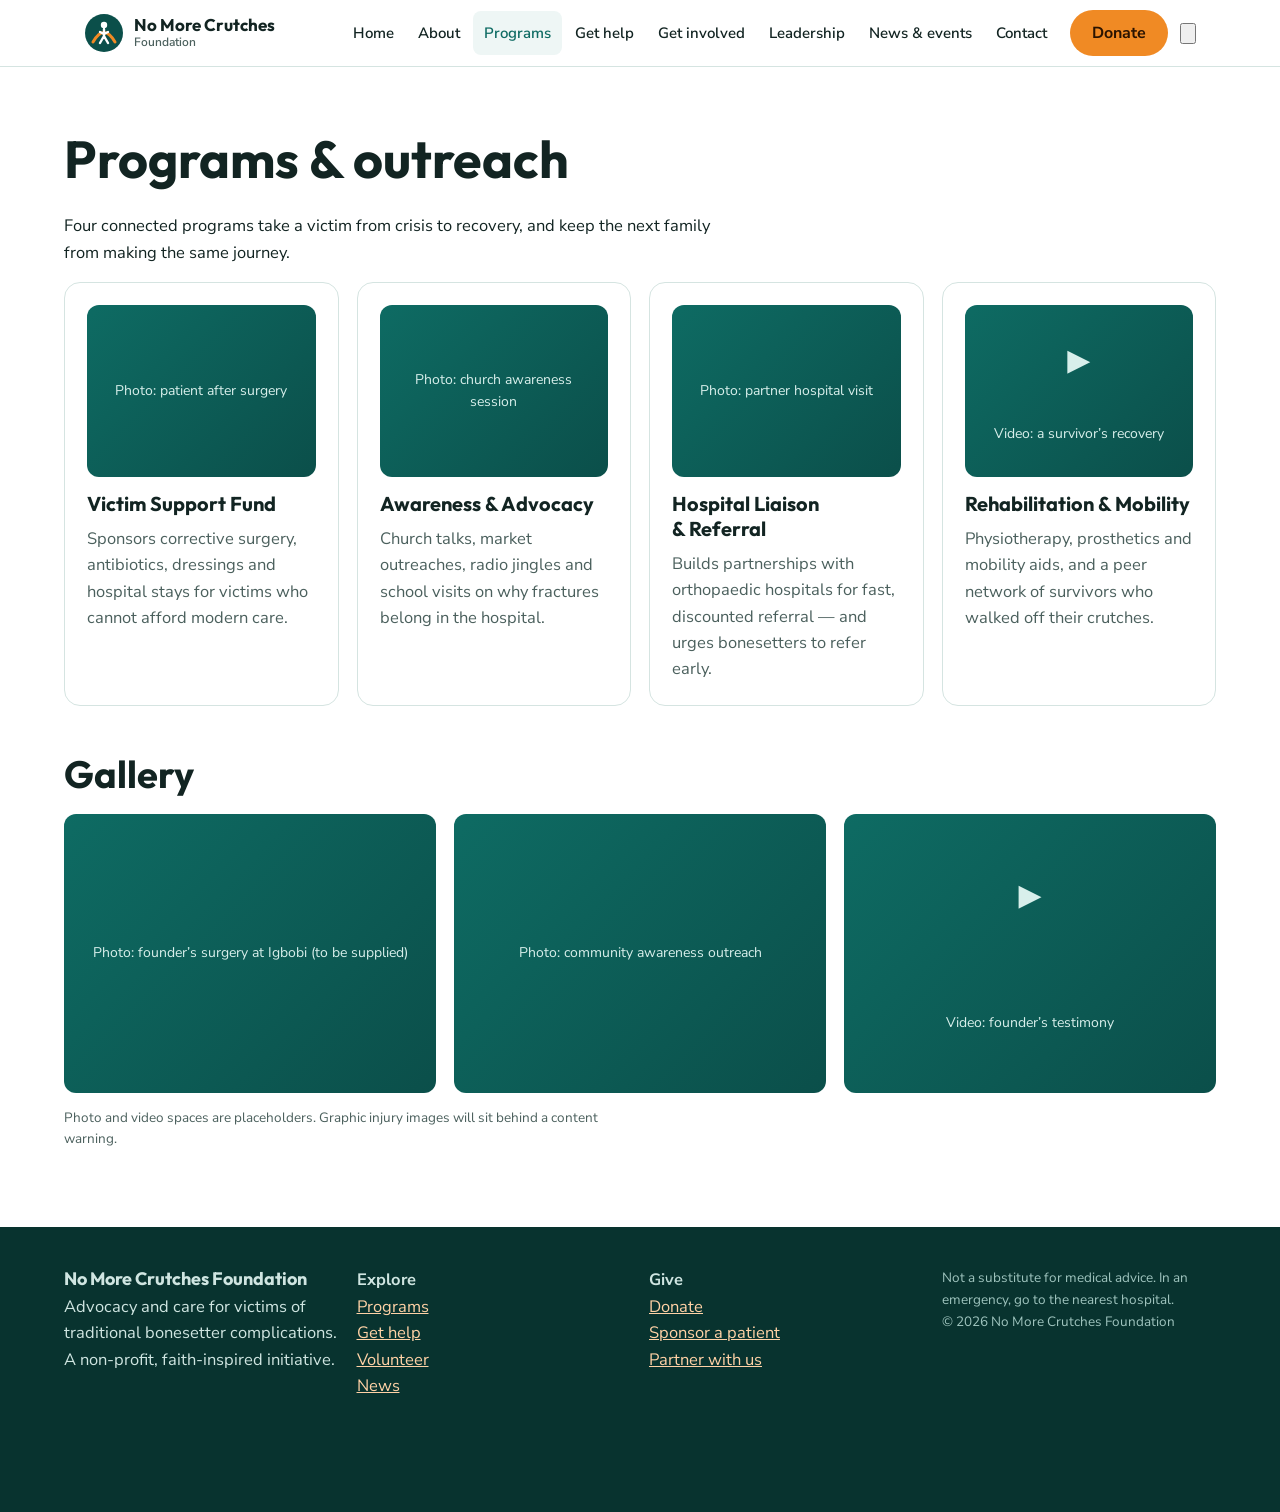
<file: programs.html>
<!DOCTYPE html>
<html lang="en-NG">
<head>
<meta charset="utf-8">
<meta name="viewport" content="width=device-width, initial-scale=1">
<title>Programs & Outreach | No More Crutches Foundation</title>
<meta name="description" content="Victim Support Fund, awareness and advocacy, hospital referral and rehabilitation programs across Nigeria.">
<link rel="canonical" href="https://www.nomorecrutches.org/programs.html">
<meta property="og:title" content="Programs & Outreach | No More Crutches Foundation">
<meta property="og:description" content="Victim Support Fund, awareness and advocacy, hospital referral and rehabilitation programs across Nigeria.">
<meta property="og:type" content="website">
<meta property="og:site_name" content="No More Crutches Foundation">
<meta name="theme-color" content="#0b4f4a">
<meta name="color-scheme" content="light dark">

<link rel="preconnect" href="https://fonts.googleapis.com"><link rel="preconnect" href="https://fonts.gstatic.com" crossorigin>
<link href="https://fonts.googleapis.com/css2?family=Outfit:wght@500;600;700&family=Nunito+Sans:wght@400;600;700&display=swap" rel="stylesheet">
<script>try{if(localStorage.getItem("nmcf-mode")==="dark")document.documentElement.dataset.mode="dark"}catch(e){}</script>
<link rel="stylesheet" href="css/style.css">
</head>
<body>
<a class="skip" href="#main">Skip to content</a>
<header><div class="bar">
 <a class="logo" href="index.html" aria-label="No More Crutches Foundation home">
  <svg width="40" height="40" viewBox="0 0 40 40" aria-hidden="true"><circle cx="20" cy="20" r="19" fill="#0b4f4a"/><path d="M9 29 Q20 10 31 29" fill="none" stroke="#f08a24" stroke-width="3" stroke-linecap="round"/><circle cx="20" cy="12" r="3.2" fill="#fff"/><path d="M20 16v7l-4 7M20 23l4 7M16 19l4 2 4-2" stroke="#fff" stroke-width="2.4" fill="none" stroke-linecap="round"/></svg>
  <span>No More Crutches<small>Foundation</small></span></a>
 <nav id="nav" aria-label="Main"><ul>
  <li><a href="index.html">Home</a></li><li><a href="about.html">About</a></li><li><a href="programs.html" aria-current="page">Programs</a></li><li><a href="get-help.html">Get help</a></li><li><a href="get-involved.html">Get involved</a></li><li><a href="leadership.html">Leadership</a></li><li><a href="news.html">News &amp; events</a></li><li><a href="contact.html">Contact</a></li>
 </ul></nav>
 <a class="btn" href="donate.html">Donate</a>
<button class="mode" id="mode" type="button" aria-label="Switch to dark mode" aria-pressed="false"><svg class="moon" viewBox="0 0 24 24" fill="none" stroke="currentColor" stroke-width="2" stroke-linecap="round"><path d="M21 12.8A9 9 0 1 1 11.2 3a7 7 0 0 0 9.8 9.8z"/></svg><svg class="sun" viewBox="0 0 24 24" fill="none" stroke="currentColor" stroke-width="2" stroke-linecap="round"><circle cx="12" cy="12" r="4"/><path d="M12 2v2M12 20v2M4.9 4.9l1.4 1.4M17.7 17.7l1.4 1.4M2 12h2M20 12h2M4.9 19.1l1.4-1.4M17.7 6.3l1.4-1.4"/></svg></button>
 <button class="menu" id="menu" aria-expanded="false" aria-controls="nav" aria-label="Open menu">☰</button>
</div></header>
<main id="main"><div class="band"><div class="wrap">
 <h1>Programs &amp; outreach</h1>
 <p>Four connected programs take a victim from crisis to recovery, and keep the next family from making the same journey.</p>
 <div class="grid" id="progFull"></div>
 <h2 style="margin-top:48px">Gallery</h2>
 <div class="grid">
  <div><div class="ph">Photo: founder’s surgery at Igbobi (to be supplied)</div></div>
  <div><div class="ph">Photo: community awareness outreach</div></div>
  <div><div class="ph v">Video: founder’s testimony</div></div>
 </div>
 <p class="note">Photo and video spaces are placeholders. Graphic injury images will sit behind a content warning.</p>
</div></div></main>
<footer><div class="grid">
 <div><b style="font:700 18px Outfit">No More Crutches Foundation</b><p>Advocacy and care for victims of traditional bonesetter complications. A non-profit, faith-inspired initiative.</p></div>
 <div><b>Explore</b><p><a href="programs.html">Programs</a><br><a href="get-help.html">Get help</a><br><a href="get-involved.html">Volunteer</a><br><a href="news.html">News</a></p></div>
 <div><b>Give</b><p><a href="donate.html">Donate</a><br><a href="donate.html">Sponsor a patient</a><br><a href="get-involved.html">Partner with us</a></p></div>
 <div><p class="note" style="color:#9fc4be">Not a substitute for medical advice. In an emergency, go to the nearest hospital.<br>© 2026 No More Crutches Foundation</p></div>
</div></footer>
<div class="mbar"><a class="btn ghost" href="get-help.html" style="color:var(--teal2)">Get help</a><a class="btn" href="donate.html">Donate</a></div>
<script src="js/main.js" defer></script>
</body>
</html>
</file>
<file: css/style.css>
/* VOICE: compassionate, hopeful, credible — a testimony turned into a mission
   IDEA: (multi-page) the road out of the bonesetter's village to the hospital, walked without crutches
   PICTURE: layered dawn scene — village hut left behind, figure walking free, hospital ahead, crutch dropped on the path
   COLOUR and TYPE: deep hospital teal fields, white, sunrise orange accent; Outfit headings, Nunito Sans body
   LAYOUT: sticky nav, hash-routed pages, single calm columns on phones, sticky Donate bar on mobile */
:root{color-scheme:light dark;--bg:light-dark(#ffffff,#0c1716);--alt:light-dark(#eef6f5,#12221f);--ink:light-dark(#122422,#e7f1ef);--mute:light-dark(#4b605d,#a9bdb9);--teal:#0b4f4a;--teal2:light-dark(#0e6b63,#2aa197);--sun:#f08a24;--sunInk:light-dark(#b35a07,#ffb067);--line:light-dark(#d5e4e1,#24403b);--card:light-dark(#fff,#132522)}
:root[data-theme=light]{color-scheme:light}:root[data-theme=dark]{color-scheme:dark}
*{box-sizing:border-box;min-width:0}
body{margin:0;background:var(--bg);color:var(--ink);font:16.5px/1.6 "Nunito Sans",system-ui,sans-serif;overflow-x:clip}
h1,h2,h3{font-family:Outfit,system-ui,sans-serif;line-height:1.08;text-wrap:balance;margin:0 0 .5em}
h1{font-size:clamp(34px,5.4vw,52px)}h2{font-size:clamp(28px,3.6vw,38px)}h3{font-size:20px;line-height:1.25}
p{margin:0 0 1em;max-width:68ch}a{color:var(--teal2)}
.skip{position:absolute;left:-999px}.skip:focus{left:12px;top:12px;z-index:99;background:#fff;padding:8px}
.wrap{max-width:1240px;margin:0 auto}
.band{padding:clamp(36px,5vw,72px) max(5vw,16px)}.alt{background:var(--alt)}.deep{background:var(--teal);color:#eaf6f4}.deep a{color:#ffd2a6}
html{scroll-padding-top:72px;scroll-behavior:smooth}
header{position:sticky;top:0;z-index:20;background:color-mix(in srgb,var(--bg) 92%,transparent);backdrop-filter:blur(8px);border-bottom:1px solid var(--line)}
.bar{display:flex;align-items:center;gap:12px;padding:10px max(5vw,16px);max-width:1240px;margin:0 auto}
.logo{display:flex;align-items:center;gap:10px;text-decoration:none;color:var(--ink);font:700 17px/1.1 Outfit,sans-serif;margin-right:auto}
.logo small{display:block;font:600 12px "Nunito Sans";color:var(--mute)}
nav ul{list-style:none;margin:0;padding:0;display:flex;gap:2px;flex-wrap:wrap}
nav a{display:block;padding:10px 11px;border-radius:8px;text-decoration:none;color:var(--ink);font-weight:600;font-size:15px}
nav a[aria-current]{background:var(--alt);color:var(--teal2)}
.btn{display:inline-flex;align-items:center;justify-content:center;min-height:46px;padding:0 20px;border-radius:999px;border:2px solid transparent;font:700 16px "Nunito Sans";text-decoration:none;cursor:pointer;background:var(--sun);color:#2a1300}
.btn.ghost{background:transparent;border-color:currentColor;color:inherit}
.btn:focus-visible,a:focus-visible,input:focus-visible,select:focus-visible,textarea:focus-visible,button:focus-visible{outline:3px solid var(--sun);outline-offset:2px}
.menu{display:none;background:none;border:1px solid var(--line);border-radius:10px;width:46px;height:46px;color:var(--ink);font-size:22px}
@media(max-width:960px){.menu{display:block}nav{position:absolute;left:0;right:0;top:100%;background:var(--bg);border-bottom:1px solid var(--line);display:none}nav.open{display:block}nav ul{flex-direction:column;padding:8px 16px 16px}nav a{padding:13px 12px;font-size:17px}.bar>.btn{display:none}}
.hero{display:grid;grid-template-columns:minmax(0,1fr) minmax(0,1.05fr);gap:clamp(20px,4vw,56px);align-items:center}
.hero .lead{font-size:19px;color:var(--mute)}
.scene{width:100%;height:auto;display:block;border-radius:22px}
.ctas{display:flex;flex-wrap:wrap;gap:12px;margin-top:20px}
.grid{display:grid;gap:18px;grid-template-columns:repeat(auto-fit,minmax(min(100%,250px),1fr))}
.card{background:var(--card);border:1px solid var(--line);border-radius:16px;padding:22px}
.card p{color:var(--mute);margin:0}
.stat b{display:block;font:700 clamp(36px,5vw,50px)/1 Outfit;color:#ffb067;margin-bottom:8px}
.stat span{font-size:15.5px}
.ph{aspect-ratio:4/3;border-radius:12px;background:linear-gradient(135deg,var(--teal2),var(--teal));display:grid;place-items:center;color:#d8efeb;font-size:14px;text-align:center;padding:12px;margin-bottom:14px}
.ph.v::before{content:"▶";display:block;font-size:30px}
.note{font-size:13.5px;color:var(--mute)}
blockquote{margin:0;padding:20px 24px;border-left:4px solid var(--sun);background:var(--alt);border-radius:0 14px 14px 0;font-size:18px}
.two{display:grid;grid-template-columns:minmax(0,1fr) minmax(0,1fr);gap:clamp(20px,4vw,48px)}
@media(max-width:780px){.hero,.two{grid-template-columns:minmax(0,1fr)}}
.tl{list-style:none;padding:0;margin:0;border-left:3px solid var(--line)}
.tl li{position:relative;padding:0 0 18px 22px}.tl li::before{content:"";position:absolute;left:-8px;top:6px;width:13px;height:13px;border-radius:50%;background:var(--sun)}
.tl b{font-family:Outfit;white-space:nowrap}
form{display:grid;gap:14px;max-width:640px}
label{font-weight:700;font-size:15px;display:grid;gap:6px}
input,select,textarea{font:16px "Nunito Sans";padding:12px 14px;border:1.5px solid var(--line);border-radius:10px;background:var(--card);color:var(--ink);min-height:46px;width:100%}
.row{display:grid;grid-template-columns:repeat(auto-fit,minmax(min(100%,220px),1fr));gap:14px}
.chips{display:flex;flex-wrap:wrap;gap:8px}
.chips button{min-height:46px;padding:0 18px;border-radius:999px;border:1.5px solid var(--line);background:var(--card);color:var(--ink);font:700 16px "Nunito Sans";cursor:pointer;white-space:nowrap}
.chips button[aria-pressed=true]{background:var(--teal);color:#fff;border-color:var(--teal)}
.impact{font-size:15px;color:var(--mute);min-height:1.6em}
.ok{display:none;padding:14px 16px;border-radius:12px;background:var(--alt);border:1.5px solid var(--teal2);font-weight:600}
.ok.show{display:block}
.ev{display:grid;grid-template-columns:76px minmax(0,1fr);gap:16px;padding:16px 0;border-bottom:1px solid var(--line)}
.date{background:var(--teal);color:#fff;border-radius:12px;text-align:center;padding:8px 4px;font:700 14px/1.2 Outfit}.date b{display:block;font-size:26px}
.tag{display:inline-block;font-size:13px;font-weight:700;color:var(--sunInk);margin-bottom:6px}
.avatar{width:84px;height:84px;border-radius:50%;background:var(--alt);border:2px solid var(--line);display:grid;place-items:center;font:700 26px Outfit;color:var(--teal2);margin-bottom:12px}

footer{background:#08332f;color:#cfe5e1;padding:40px max(5vw,16px) 96px}footer a{color:#ffd2a6}
footer .grid{max-width:1240px;margin:0 auto}
.mbar{display:none}
@media(max-width:960px){.mbar{display:flex;position:fixed;left:0;right:0;bottom:0;z-index:30;gap:10px;padding:10px 16px calc(10px + env(safe-area-inset-bottom));background:var(--bg);border-top:1px solid var(--line)}.mbar .btn{flex:1}}
@media(prefers-reduced-motion:no-preference){#walker{animation:walk 6s ease-in-out infinite alternate}@keyframes walk{from{transform:translateX(-14px)}to{transform:translateX(14px)}}}
</file>
